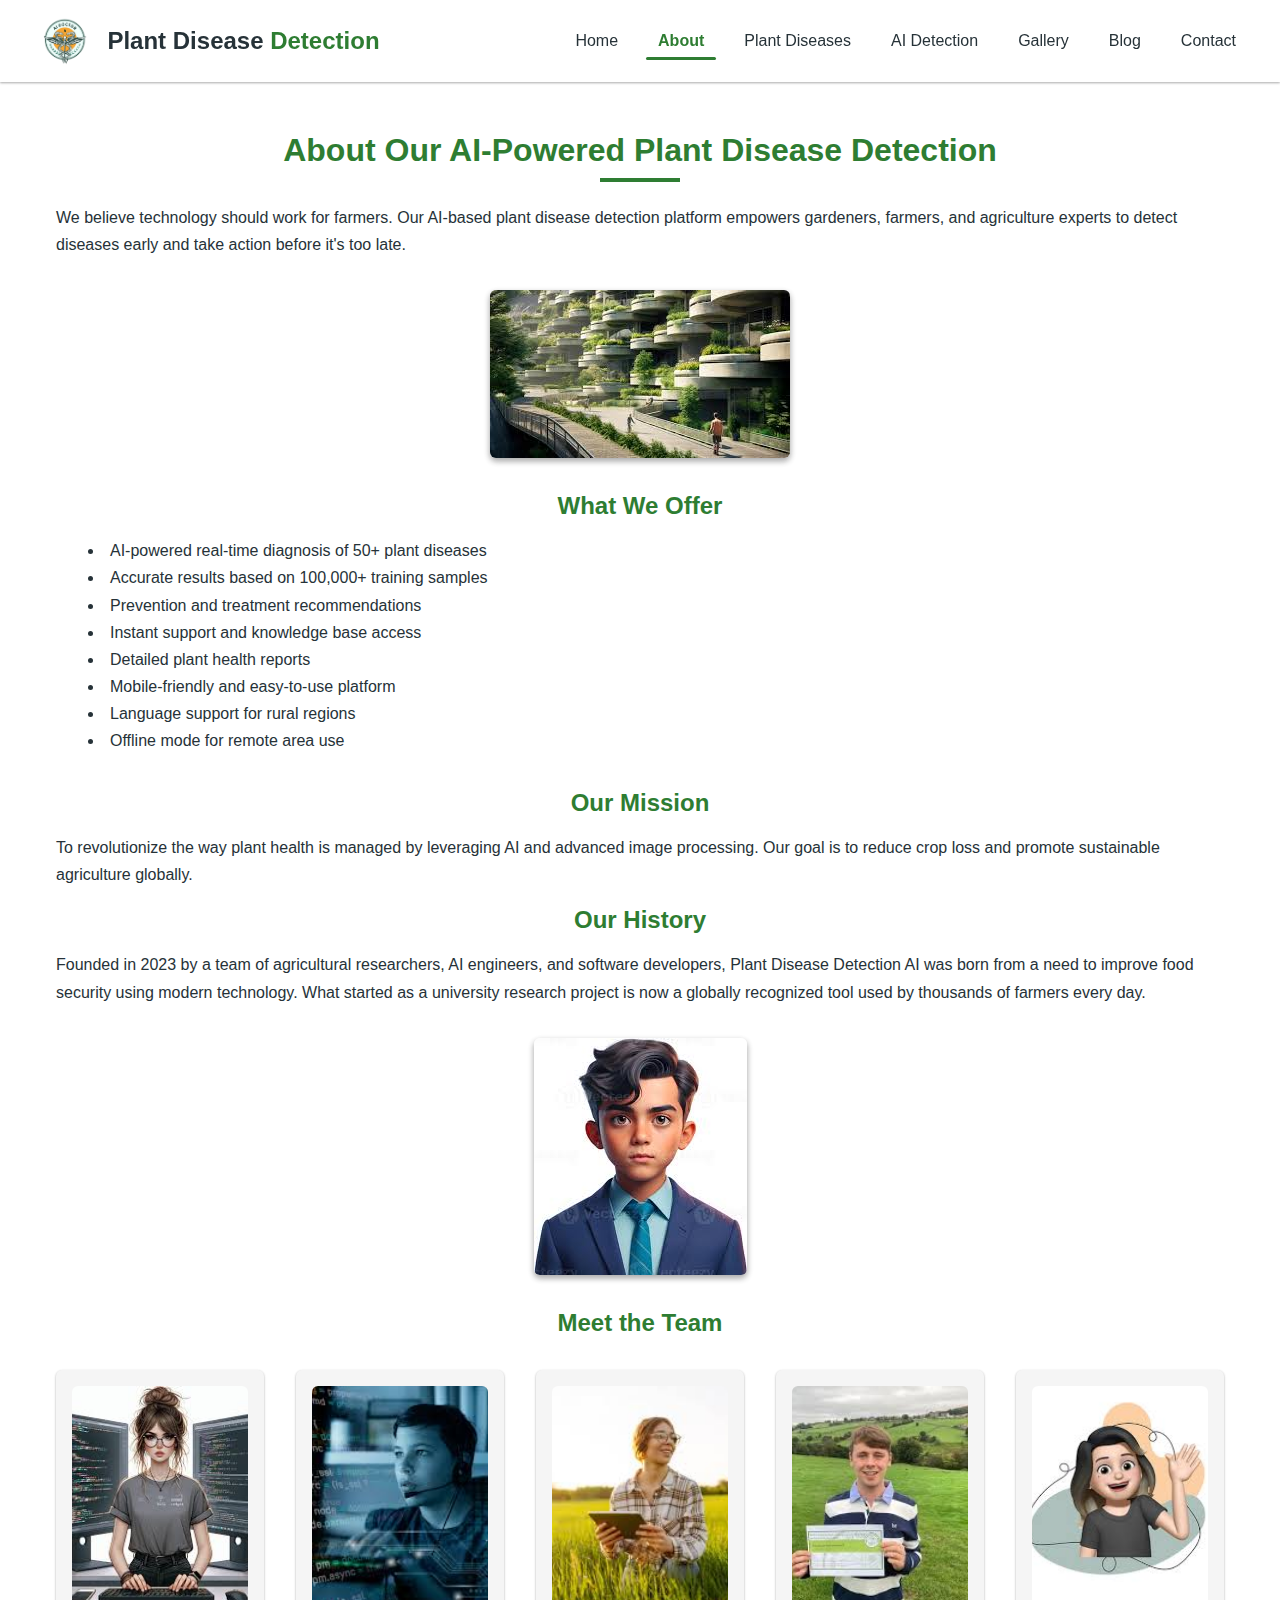
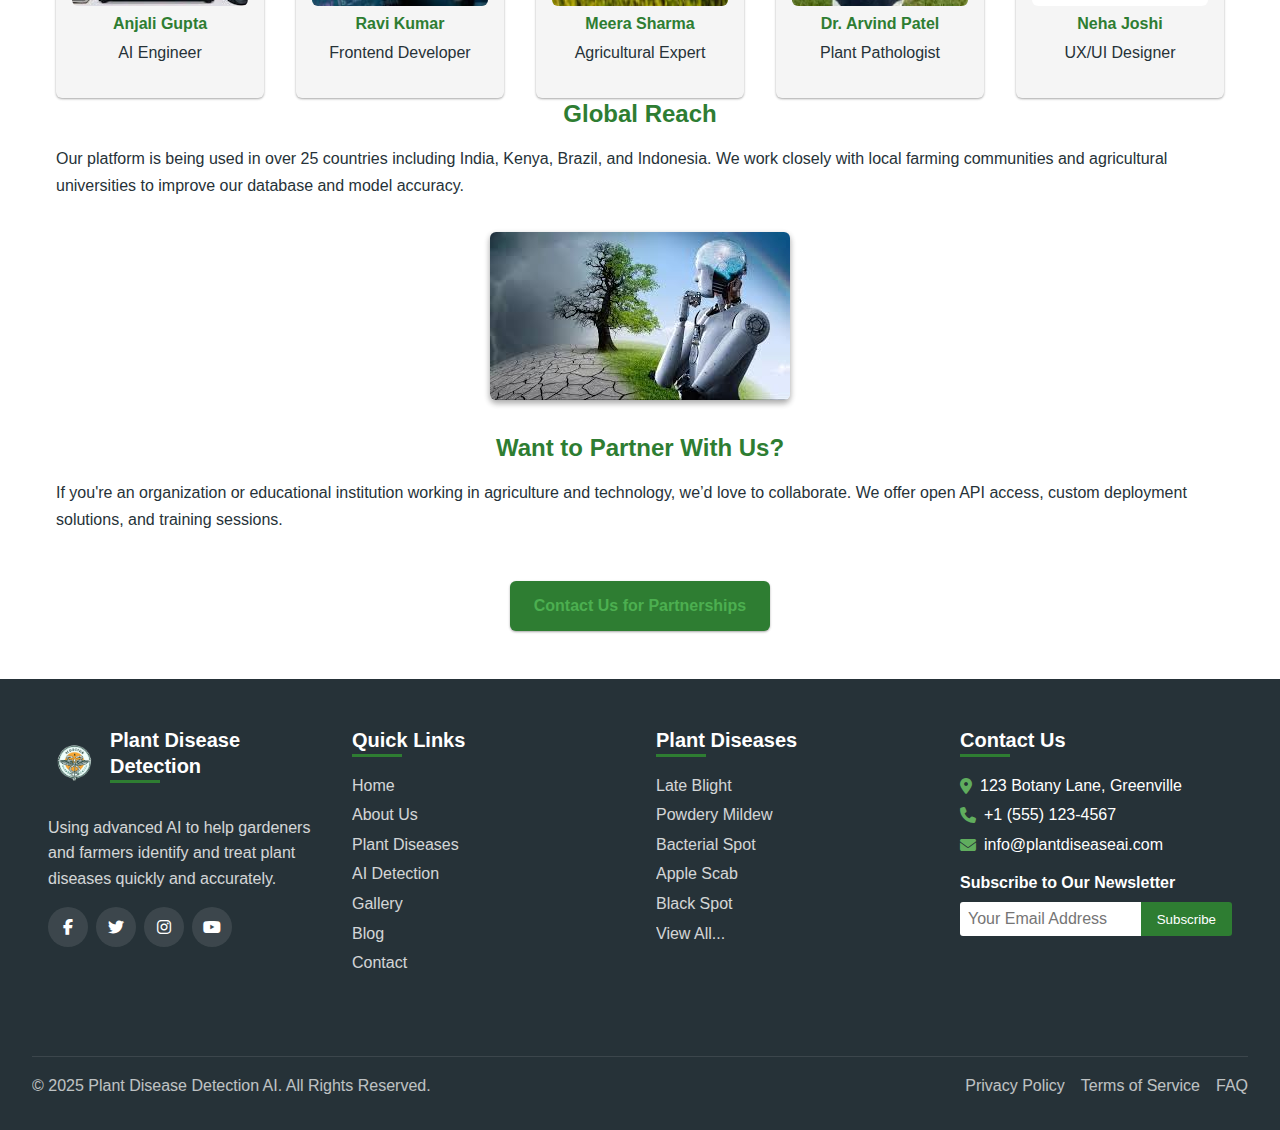
<file: about.html>
<!DOCTYPE html>
<html lang="en">
<head>
  <meta charset="UTF-8" />
  <meta name="viewport" content="width=device-width, initial-scale=1.0" />
  <title>About Us - Plant Disease Detection AI</title>
  <link rel="stylesheet" href="css/about.css" />
  <link rel="stylesheet" href="css/style.css">
  <link rel="stylesheet" href="main.css">
<link rel="stylesheet" href="footer.css">
  <link rel="stylesheet" href="header.css">
  <link rel="stylesheet" href="https://cdnjs.cloudflare.com/ajax/libs/font-awesome/6.4.0/css/all.min.css">
</head>
<body>

  <!-- Header -->
  <header>
    <div class="logo">
      <img src="assets/logo/Ai logo.png" alt="Plant Disease AI Logo" />
      <h1>Plant Disease <span>Detection</span></h1>
    </div>
    <nav>
      <ul>
        <li><a href="index.html">Home</a></li>
        <li><a href="about.html" class="active">About</a></li>
        <li><a href="diseases.html">Plant Diseases</a></li>
        <li><a href="detection.html">AI Detection</a></li>
        <li><a href="gallery.html">Gallery</a></li>
        <li><a href="blog.html">Blog</a></li>
        <li><a href="contact.html">Contact</a></li>
      </ul>
    </nav>
  </header>

  <!-- About Section -->
  <section class="about-us">
    <div class="container">
      <h2>About Our AI-Powered Plant Disease Detection</h2>
      <p>We believe technology should work for farmers. Our AI-based plant disease detection platform empowers gardeners, farmers, and agriculture experts to detect diseases early and take action before it's too late.</p>

      <img src="assets/images/Our vision.jpeg" alt="Our Vision" class="about-banner" />

      <h3>What We Offer</h3>
      <ul>
        <li>AI-powered real-time diagnosis of 50+ plant diseases</li>
        <li>Accurate results based on 100,000+ training samples</li>
        <li>Prevention and treatment recommendations</li>
        <li>Instant support and knowledge base access</li>
        <li>Detailed plant health reports</li>
        <li>Mobile-friendly and easy-to-use platform</li>
        <li>Language support for rural regions</li>
        <li>Offline mode for remote area use</li>
      </ul>

      <h3>Our Mission</h3>
      <p>To revolutionize the way plant health is managed by leveraging AI and advanced image processing. Our goal is to reduce crop loss and promote sustainable agriculture globally.</p>

      <h3>Our History</h3>
      <p>Founded in 2023 by a team of agricultural researchers, AI engineers, and software developers, Plant Disease Detection AI was born from a need to improve food security using modern technology. What started as a university research project is now a globally recognized tool used by thousands of farmers every day.</p>

      <img src="assets/images/Team Founder.jpeg" alt="Our Team Working" class="about-banner" />

      <h3>Meet the Team</h3>
      <div class="team-grid">
        <div class="team-member">
          <img src="assets/images/AI Engineer.jpeg" alt="Team Member 1">
          <h4>Anjali Gupta</h4>
          <p>AI Engineer</p>
        </div>
        <div class="team-member">
          <img src="assets/images/Frontend Developer.jpeg" alt="Team Member 2">
          <h4>Ravi Kumar</h4>
          <p>Frontend Developer</p>
        </div>
        <div class="team-member">
          <img src="assets/images/Agricultural Expert.jpeg" alt="Team Member 3">
          <h4>Meera Sharma</h4>
          <p>Agricultural Expert</p>
        </div>
        <div class="team-member">
          <img src="assets/images/Plant Pathologist.jpeg" alt="Team Member 4">
          <h4>Dr. Arvind Patel</h4>
          <p>Plant Pathologist</p>
        </div>
        <div class="team-member">
          <img src="assets/images/UXUI Designer.jpeg" alt="Team Member 5">
          <h4>Neha Joshi</h4>
          <p>UX/UI Designer</p>
        </div>
      </div>

      <h3>Global Reach</h3>
      <p>Our platform is being used in over 25 countries including India, Kenya, Brazil, and Indonesia. We work closely with local farming communities and agricultural universities to improve our database and model accuracy.</p>

      <img src="assets/images/Global Reach.jpeg" alt="Impact Globally" class="about-banner" />

      <h3>Want to Partner With Us?</h3>
      <p>If you're an organization or educational institution working in agriculture and technology, we’d love to collaborate. We offer open API access, custom deployment solutions, and training sessions.</p>

      <div class="text-center mt-6">
        <a href="contact.html" class="btn primary">Contact Us for Partnerships</a>
      </div>
    </div>
  </section>

  <!-- Footer -->
    <!-- Footer -->
    <footer>
      <div class="footer-columns">
          <div class="footer-column">
              <div class="footer-logo">
                  <img src="assets/logo/Ai logo.png" alt="Plant Disease AI Logo">
                  <h3>Plant Disease Detection</h3>
              </div>
              <p>Using advanced AI to help gardeners and farmers identify and treat plant diseases quickly and
                  accurately.</p>
              <div class="social-icons">
                  <a href="#"><i class="fab fa-facebook-f"></i></a>
                  <a href="#"><i class="fab fa-twitter"></i></a>
                  <a href="#"><i class="fab fa-instagram"></i></a>
                  <a href="#"><i class="fab fa-youtube"></i></a>
              </div>
          </div>
          <div class="footer-column">
              <h3>Quick Links</h3>
              <ul>
                  <li><a href="index.html">Home</a></li>
                  <li><a href="about.html">About Us</a></li>
                  <li><a href="diseases.html">Plant Diseases</a></li>
                  <li><a href="detection.html">AI Detection</a></li>
                  <li><a href="gallery.html">Gallery</a></li>
                  <li><a href="blog.html">Blog</a></li>
                  <li><a href="contact.html">Contact</a></li>
              </ul>
          </div>
          <div class="footer-column">
              <h3>Plant Diseases</h3>
              <ul>
                  <li><a href="diseases.html#late-blight">Late Blight</a></li>
                  <li><a href="diseases.html#powdery-mildew">Powdery Mildew</a></li>
                  <li><a href="diseases.html#bacterial-spot">Bacterial Spot</a></li>
                  <li><a href="diseases.html#apple-scab">Apple Scab</a></li>
                  <li><a href="diseases.html#black-spot">Black Spot</a></li>
                  <li><a href="diseases.html">View All...</a></li>
              </ul>
          </div>
          <div class="footer-column">
              <h3>Contact Us</h3>
              <ul class="contact-info">
                  <li><i class="fas fa-map-marker-alt"></i> 123 Botany Lane, Greenville</li>
                  <li><i class="fas fa-phone"></i> +1 (555) 123-4567</li>
                  <li><i class="fas fa-envelope"></i> info@plantdiseaseai.com</li>
              </ul>
              <div class="newsletter">
                  <h4>Subscribe to Our Newsletter</h4>
                  <form>
                      <input type="email" placeholder="Your Email Address">
                      <button type="submit">Subscribe</button>
                  </form>
              </div>
          </div>
      </div>
      <div class="footer-bottom">
          <p>&copy; 2025 Plant Disease Detection AI. All Rights Reserved.</p>
          <ul>
              <li><a href="privacy.html">Privacy Policy</a></li>
              <li><a href="terms.html">Terms of Service</a></li>
              <li><a href="faq.html">FAQ</a></li>
          </ul>
      </div>
  </footer>

</body>
</html>
</file>
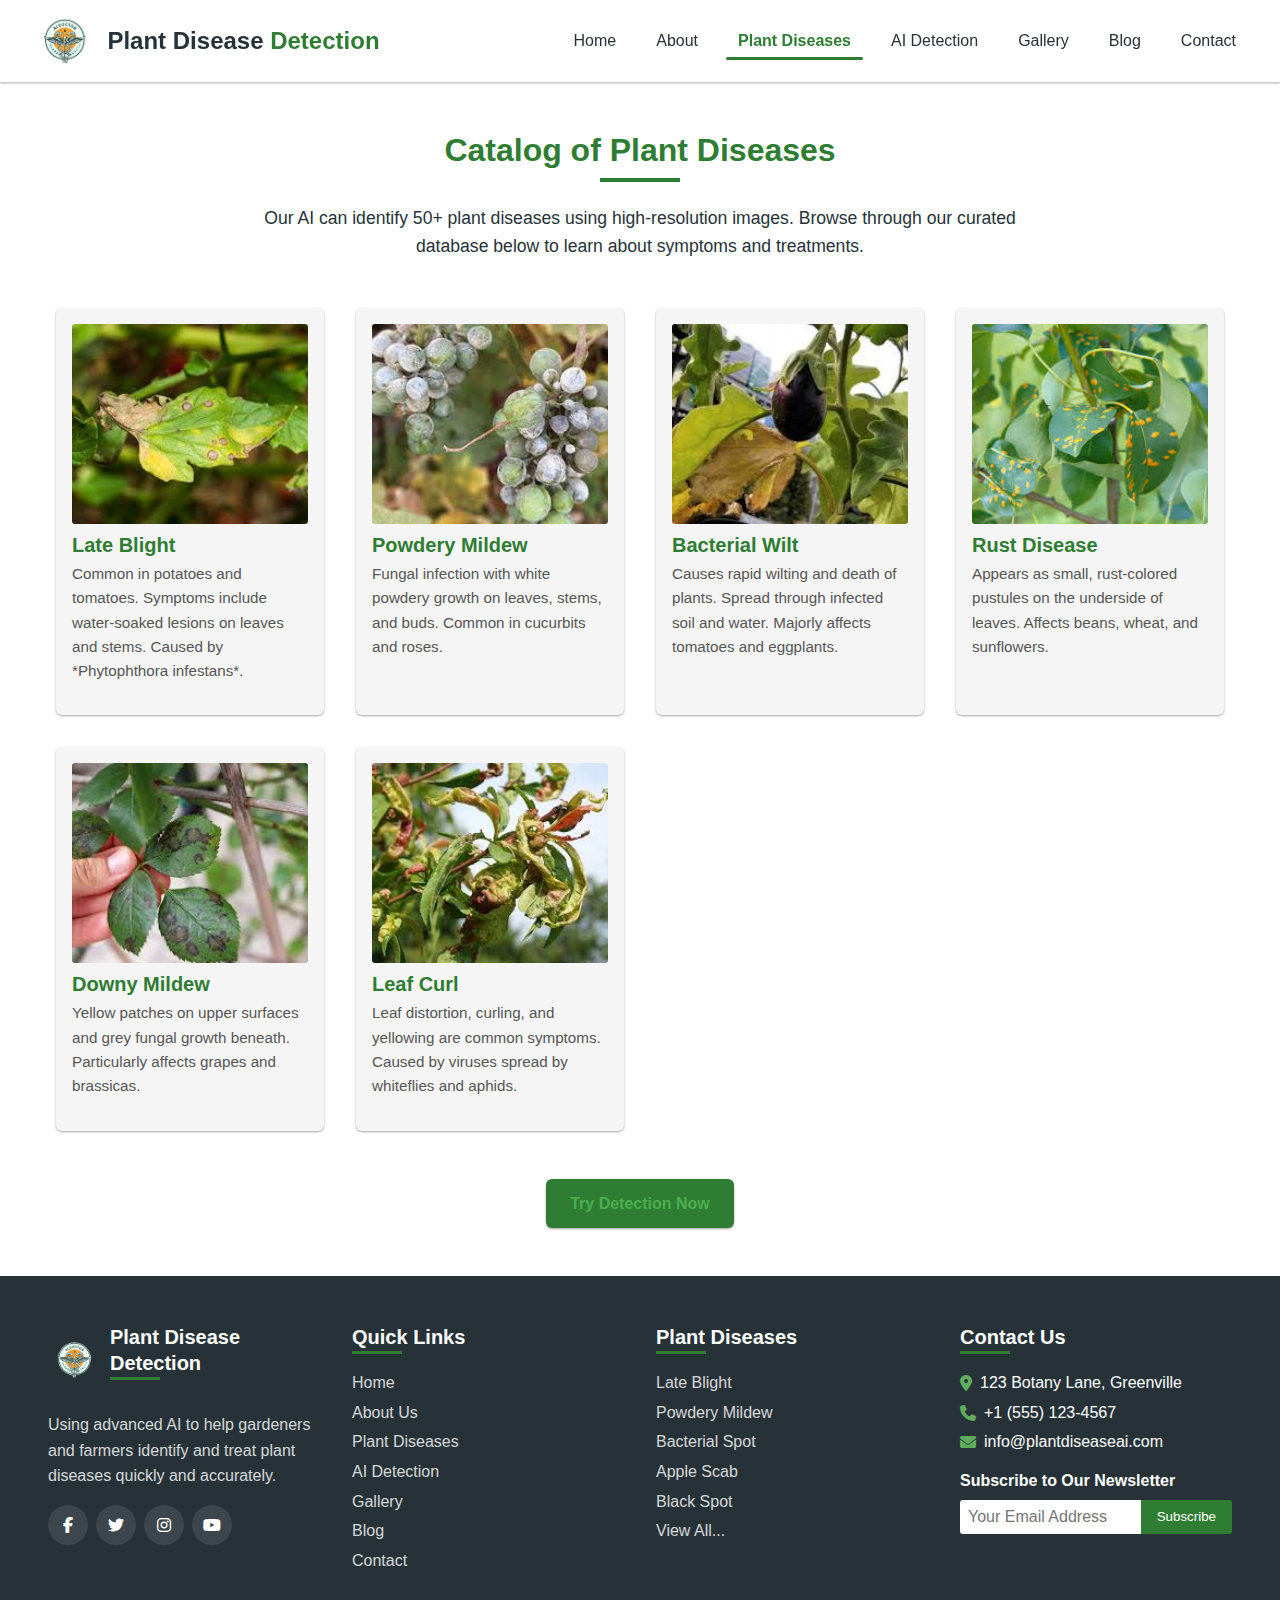
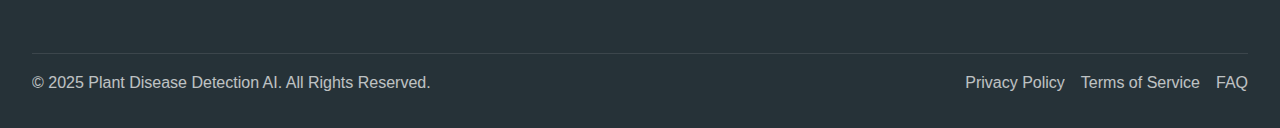
<file: diseases.html>
<!DOCTYPE html>
<html lang="en">
<head>
  <meta charset="UTF-8" />
  <meta name="viewport" content="width=device-width, initial-scale=1.0" />
  <title>Plant Diseases - Detection AI</title>
  <link rel="stylesheet" href="css/style.css" />
  <link rel="stylesheet" href="css/diseases.css" />
  <link rel="stylesheet" href="css/about.css" />
  <link rel="stylesheet" href="main.css">
<link rel="stylesheet" href="footer.css">
  <link rel="stylesheet" href="header.css">
  <link rel="stylesheet" href="https://cdnjs.cloudflare.com/ajax/libs/font-awesome/6.4.0/css/all.min.css">
</head>
<body>
  <header>
    <div class="logo">
      <img src="assets/logo/Ai logo.png" alt="Plant Disease AI Logo" />
      <h1>Plant Disease <span>Detection</span></h1>
    </div>
    <nav>
      <ul>
        <li><a href="index.html">Home</a></li>
        <li><a href="about.html">About</a></li>
        <li><a href="diseases.html" class="active">Plant Diseases</a></li>
        <li><a href="detection.html">AI Detection</a></li>
        <li><a href="gallery.html">Gallery</a></li>
        <li><a href="blog.html">Blog</a></li>
        <li><a href="contact.html">Contact</a></li>
      </ul>
    </nav>
  </header>

  <section class="disease-catalog">
    <div class="container">
      <h2>Catalog of Plant Diseases</h2>
      <p class="intro-text">Our AI can identify 50+ plant diseases using high-resolution images. Browse through our curated database below to learn about symptoms and treatments.</p>

      <div class="disease-grid">
        <div class="disease-card">
          <img src="assets/images/Tomato.jpeg" alt="Late Blight">
          <h3>Late Blight</h3>
          <p>Common in potatoes and tomatoes. Symptoms include water-soaked lesions on leaves and stems. Caused by *Phytophthora infestans*.</p>
        </div>
        <div class="disease-card">
          <img src="assets/images/Powdery Mildew - Grape.jpeg" alt="Powdery Mildew">
          <h3>Powdery Mildew</h3>
          <p>Fungal infection with white powdery growth on leaves, stems, and buds. Common in cucurbits and roses.</p>
        </div>
        <div class="disease-card">
          <img src="assets/images/Bacterial Wilt - Brinjal.jpeg" alt="Bacterial Wilt">
          <h3>Bacterial Wilt</h3>
          <p>Causes rapid wilting and death of plants. Spread through infected soil and water. Majorly affects tomatoes and eggplants.</p>
        </div>
        <div class="disease-card">
          <img src="assets/images/Rust Disease.jpeg" alt="Rust Disease">
          <h3>Rust Disease</h3>
          <p>Appears as small, rust-colored pustules on the underside of leaves. Affects beans, wheat, and sunflowers.</p>
        </div>
        <div class="disease-card">
          <img src="assets/images/Downy Mildew.jpeg" alt="Downy Mildew">
          <h3>Downy Mildew</h3>
          <p>Yellow patches on upper surfaces and grey fungal growth beneath. Particularly affects grapes and brassicas.</p>
        </div>
        <div class="disease-card">
          <img src="assets/images/Leaf Curl.jpeg" alt="Leaf Curl">
          <h3>Leaf Curl</h3>
          <p>Leaf distortion, curling, and yellowing are common symptoms. Caused by viruses spread by whiteflies and aphids.</p>
        </div>
        <!-- Add more cards similarly up to 50+ -->
      </div>

      <div class="view-all text-center">
        <a href="detection.html" class="btn primary">Try Detection Now</a>
      </div>
    </div>
  </section>

  <!-- Footer -->
  <footer>
    <div class="footer-columns">
        <div class="footer-column">
            <div class="footer-logo">
                <img src="assets/logo/Ai logo.png" alt="Plant Disease AI Logo">
                <h3>Plant Disease Detection</h3>
            </div>
            <p>Using advanced AI to help gardeners and farmers identify and treat plant diseases quickly and
                accurately.</p>
            <div class="social-icons">
                <a href="#"><i class="fab fa-facebook-f"></i></a>
                <a href="#"><i class="fab fa-twitter"></i></a>
                <a href="#"><i class="fab fa-instagram"></i></a>
                <a href="#"><i class="fab fa-youtube"></i></a>
            </div>
        </div>
        <div class="footer-column">
            <h3>Quick Links</h3>
            <ul>
                <li><a href="index.html">Home</a></li>
                <li><a href="about.html">About Us</a></li>
                <li><a href="diseases.html">Plant Diseases</a></li>
                <li><a href="detection.html">AI Detection</a></li>
                <li><a href="gallery.html">Gallery</a></li>
                <li><a href="blog.html">Blog</a></li>
                <li><a href="contact.html">Contact</a></li>
            </ul>
        </div>
        <div class="footer-column">
            <h3>Plant Diseases</h3>
            <ul>
                <li><a href="diseases.html#late-blight">Late Blight</a></li>
                <li><a href="diseases.html#powdery-mildew">Powdery Mildew</a></li>
                <li><a href="diseases.html#bacterial-spot">Bacterial Spot</a></li>
                <li><a href="diseases.html#apple-scab">Apple Scab</a></li>
                <li><a href="diseases.html#black-spot">Black Spot</a></li>
                <li><a href="diseases.html">View All...</a></li>
            </ul>
        </div>
        <div class="footer-column">
            <h3>Contact Us</h3>
            <ul class="contact-info">
                <li><i class="fas fa-map-marker-alt"></i> 123 Botany Lane, Greenville</li>
                <li><i class="fas fa-phone"></i> +1 (555) 123-4567</li>
                <li><i class="fas fa-envelope"></i> info@plantdiseaseai.com</li>
            </ul>
            <div class="newsletter">
                <h4>Subscribe to Our Newsletter</h4>
                <form>
                    <input type="email" placeholder="Your Email Address">
                    <button type="submit">Subscribe</button>
                </form>
            </div>
        </div>
    </div>
    <div class="footer-bottom">
        <p>&copy; 2025 Plant Disease Detection AI. All Rights Reserved.</p>
        <ul>
            <li><a href="privacy.html">Privacy Policy</a></li>
            <li><a href="terms.html">Terms of Service</a></li>
            <li><a href="faq.html">FAQ</a></li>
        </ul>
    </div>
</footer>
</body>
</html>
</file>
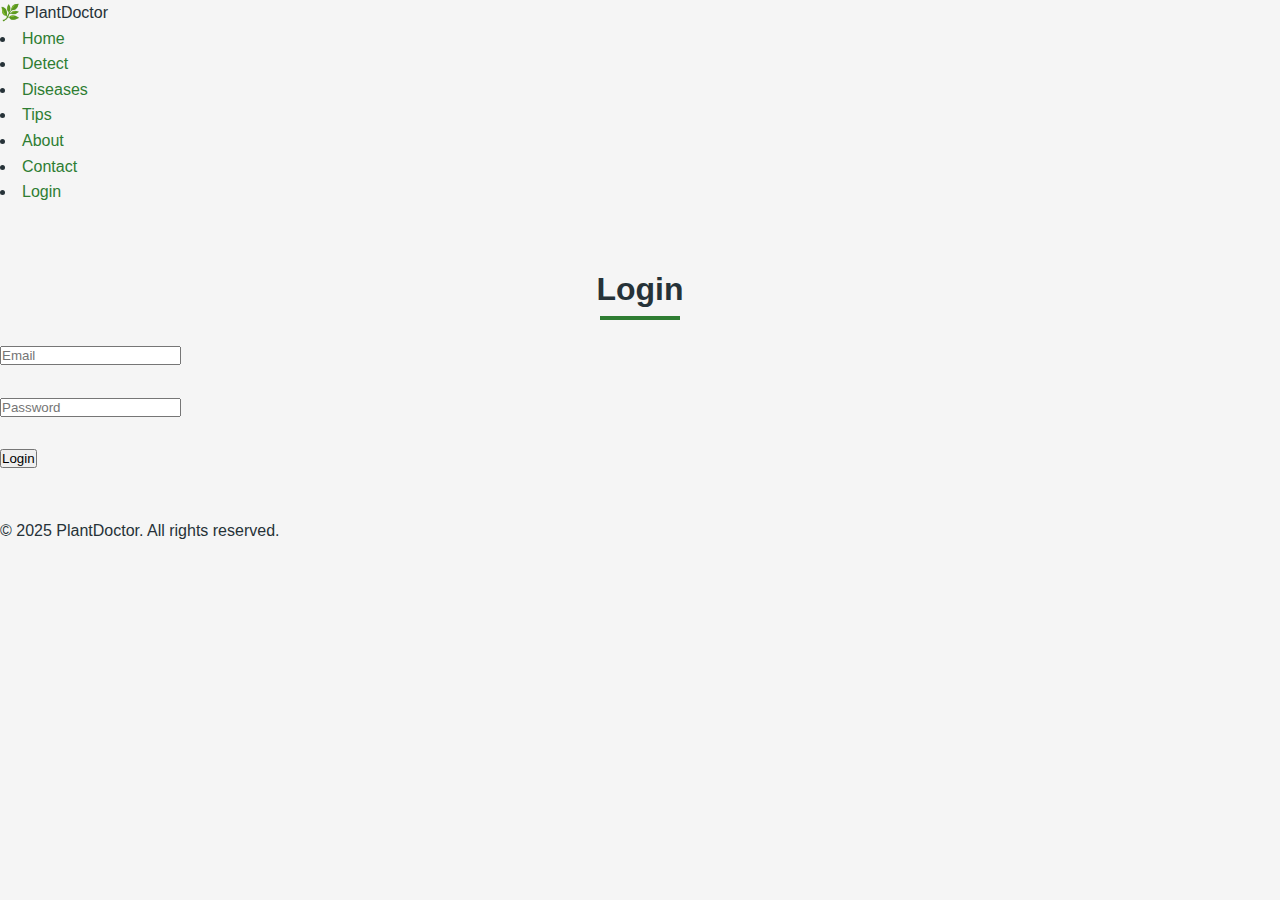
<file: login.html>
<!DOCTYPE html>
<html lang="en">
<head>
  <meta charset="UTF-8" />
  <meta name="viewport" content="width=device-width, initial-scale=1.0"/>
  <title>Login - PlantDoctor</title>
  <link rel="stylesheet" href="css/style.css" />
</head>
<body>
  <header class="navbar">
    <div class="logo">🌿 PlantDoctor</div>
    <nav>
      <ul>
        <li><a href="index.html">Home</a></li>
        <li><a href="detect.html">Detect</a></li>
        <li><a href="diseases.html">Diseases</a></li>
        <li><a href="tips.html">Tips</a></li>
        <li><a href="about.html">About</a></li>
        <li><a href="contact.html">Contact</a></li>
        <li><a href="login.html" class="active">Login</a></li>
      </ul>
    </nav>
  </header>

  <section class="preview">
    <h2>Login</h2>
    <form>
      <input type="email" placeholder="Email" required /><br><br>
      <input type="password" placeholder="Password" required /><br><br>
      <button class="cta-button" type="submit">Login</button>
    </form>
  </section>

  <footer>
    <p>&copy; 2025 PlantDoctor. All rights reserved.</p>
  </footer>
</body>
</html>
</file>
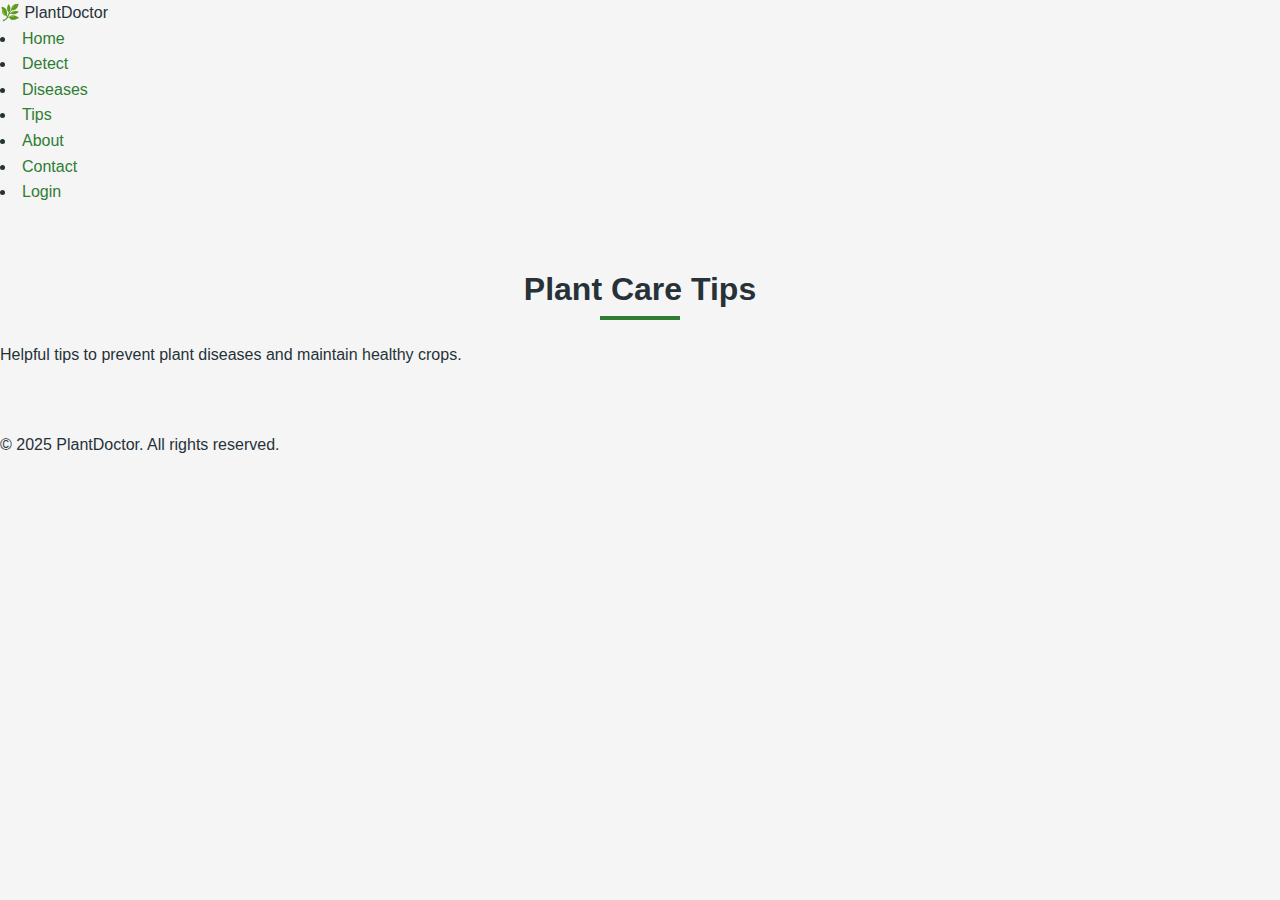
<file: tips.html>
<!DOCTYPE html>
<html lang="en">
<head>
  <meta charset="UTF-8" />
  <meta name="viewport" content="width=device-width, initial-scale=1.0"/>
  <title>Plant Care Tips - PlantDoctor</title>
  <link rel="stylesheet" href="css/style.css" />
</head>
<body>
  <header class="navbar">
    <div class="logo">🌿 PlantDoctor</div>
    <nav>
      <ul>
        <li><a href="index.html">Home</a></li>
        <li><a href="detect.html">Detect</a></li>
        <li><a href="diseases.html">Diseases</a></li>
        <li><a href="tips.html" class="active">Tips</a></li>
        <li><a href="about.html">About</a></li>
        <li><a href="contact.html">Contact</a></li>
        <li><a href="login.html">Login</a></li>
      </ul>
    </nav>
  </header>

  <section class="preview">
    <h2>Plant Care Tips</h2>
    <p>Helpful tips to prevent plant diseases and maintain healthy crops.</p>
  </section>

  <footer>
    <p>&copy; 2025 PlantDoctor. All rights reserved.</p>
  </footer>
</body>
</html>
</file>
<file: css/about.css>
/* about.css - with animations */

.about-us {
    background-color: #ffffff;
    padding: var(--spacing-xl) var(--spacing-lg);
    animation: fadeInUp 0.8s ease-in-out;
  }
  
  .about-us h2,
  .about-us h3 {
    color: var(--primary-color);
    text-align: center;
    animation: fadeInDown 0.7s ease-in-out;
  }
  
  .about-us p,
  .about-us li {
    font-size: 1rem;
    line-height: 1.7;
    color: var(--text-dark);
    animation: fadeIn 1s ease-in-out;
  }
  
  .about-us ul {
    padding-left: var(--spacing-lg);
    margin-bottom: var(--spacing-lg);
    list-style-type: disc;
  }
  
  .about-banner {
    margin: var(--spacing-lg) auto;
    display: block;
    border-radius: var(--border-radius-md);
    box-shadow: var(--shadow-md);
    max-width: 100%;
    height: auto;
    animation: zoomIn 1s ease-in-out;
  }
  
  .team-grid {
    display: grid;
    grid-template-columns: repeat(auto-fit, minmax(200px, 1fr));
    gap: var(--spacing-lg);
    margin-top: var(--spacing-lg);
    justify-items: center;
    animation: fadeIn 1s ease-in-out;
  }
  
  .team-member {
    background-color: var(--background-light);
    border-radius: var(--border-radius-md);
    padding: var(--spacing-md);
    text-align: center;
    width: 100%;
    max-width: 250px;
    box-shadow: var(--shadow-sm);
    transition: transform 0.3s ease, box-shadow 0.3s ease;
    animation: slideUp 1s ease-in-out;
  }
  
  .team-member:hover {
    transform: translateY(-5px);
    box-shadow: var(--shadow-md);
  }
  
  .team-member img {
    width: 100%;
    height: 220px;
    object-fit: cover;
    border-radius: var(--border-radius-md);
    margin-bottom: var(--spacing-sm);
    animation: fadeIn 1s ease-in-out;
  }
  
  .team-member h4 {
    margin-bottom: var(--spacing-xs);
    color: var(--primary-color);
  }
  
  .text-center {
    text-align: center;
  }
  
  .mt-6 {
    margin-top: var(--spacing-xl);
  }
  
  /* Animations */
  @keyframes fadeIn {
    from { opacity: 0; }
    to { opacity: 1; }
  }
  
  @keyframes fadeInUp {
    from { opacity: 0; transform: translateY(40px); }
    to { opacity: 1; transform: translateY(0); }
  }
  
  @keyframes fadeInDown {
    from { opacity: 0; transform: translateY(-40px); }
    to { opacity: 1; transform: translateY(0); }
  }
  
  @keyframes slideUp {
    from { transform: translateY(30px); opacity: 0; }
    to { transform: translateY(0); opacity: 1; }
  }
  
  @keyframes zoomIn {
    from { transform: scale(0.9); opacity: 0; }
    to { transform: scale(1); opacity: 1; }
  }
</file>
<file: footer.css>
/* footer.css - Footer styling for Plant Disease Detection website */

footer {
    background-color: var(--text-dark);
    color: var(--text-light);
    padding: var(--spacing-xl) var(--spacing-lg) var(--spacing-lg);
}

.footer-columns {
    display: flex;
    justify-content: space-between;
    flex-wrap: wrap;
    margin-bottom: var(--spacing-lg);
}

.footer-column {
    flex: 1;
    min-width: 250px;
    margin-bottom: var(--spacing-lg);
    padding: 0 var(--spacing-md);
}

.footer-logo {
    display: flex;
    align-items: center;
    margin-bottom: var(--spacing-md);
}

.footer-logo img {
    height: 40px;
    width: auto;
    margin-right: var(--spacing-sm);
}

.footer-logo h3 {
    color: var(--text-light);
    margin-bottom: 0;
    font-size: 1.25rem;
}

.footer-column p {
    margin-bottom: var(--spacing-md);
    opacity: 0.8;
}

.footer-column h3 {
    color: var(--text-light);
    font-size: 1.25rem;
    margin-bottom: var(--spacing-md);
    position: relative;
    padding-bottom: var(--spacing-xs);
}

.footer-column h3::after {
    content: '';
    position: absolute;
    bottom: 0;
    left: 0;
    width: 50px;
    height: 3px;
    background-color: var(--primary-color);
}

.footer-column ul {
    list-style: none;
    margin-bottom: var(--spacing-md);
    padding: 0;
}

.footer-column ul li {
    margin-bottom: var(--spacing-xs);
}

.footer-column ul li a {
    color: var(--text-light);
    opacity: 0.8;
    transition: opacity 0.3s ease;
    text-decoration: none;
}

.footer-column ul li a:hover {
    opacity: 1;
    color: var(--primary-light);
}

.social-icons {
    display: flex;
    gap: var(--spacing-sm);
}

.social-icons a {
    display: flex;
    justify-content: center;
    align-items: center;
    width: 40px;
    height: 40px;
    background-color: rgba(255, 255, 255, 0.1);
    border-radius: var(--border-radius-round);
    color: var(--text-light);
    transition: all 0.3s ease;
}

.social-icons a:hover {
    background-color: var(--primary-color);
    transform: translateY(-3px);
}

.contact-info li {
    display: flex;
    align-items: flex-start;
    margin-bottom: var(--spacing-sm);
}

.contact-info li i {
    margin-right: var(--spacing-sm);
    margin-top: 5px;
    color: var(--primary-light);
}

.newsletter h4 {
    color: var(--text-light);
    font-size: 1rem;
    margin-bottom: var(--spacing-sm);
}

.newsletter form {
    display: flex;
}

.newsletter input {
    flex: 1;
    padding: 0.5rem;
    border: none;
    border-radius: var(--border-radius-sm) 0 0 var(--border-radius-sm);
    margin-bottom: 0;
}

.newsletter button {
    background-color: var(--primary-color);
    color: var(--text-light);
    border: none;
    padding: 0.5rem 1rem;
    border-radius: 0 var(--border-radius-sm) var(--border-radius-sm) 0;
    cursor: pointer;
    transition: background-color 0.3s ease;
}

.newsletter button:hover {
    background-color: var(--primary-dark);
}

.footer-bottom {
    border-top: 1px solid rgba(255, 255, 255, 0.1);
    padding-top: var(--spacing-md);
    display: flex;
    justify-content: space-between;
    align-items: center;
    flex-wrap: wrap;
    gap: var(--spacing-md);
}

.footer-bottom p {
    margin-bottom: 0;
    opacity: 0.7;
}

.footer-bottom ul {
    display: flex;
    list-style: none;
    margin-bottom: 0;
    gap: var(--spacing-md);
}

.footer-bottom ul li a {
    color: var(--text-light);
    opacity: 0.7;
    
}
</file>
<file: header.css>
/* header.css - Header styling for Plant Disease Detection website */

header {
    background-color: var(--background-white);
    box-shadow: var(--shadow-sm);
    padding: 1rem var(--spacing-lg);
    position: sticky;
    top: 0;
    z-index: 1000;
    display: flex;
    justify-content: space-between;
    align-items: center;
    flex-wrap: wrap;
}

.logo {
    display: flex;
    align-items: center;
}

.logo img {
    height: 50px;
    width: auto;
    margin-right: var(--spacing-sm);
}

.logo h1 {
    font-size: 1.5rem;
    margin-bottom: 0;
    color: var(--text-dark);
}

.logo span {
    color: var(--primary-color);
}

nav ul {
    display: flex;
    list-style: none;
    margin-bottom: 0;
}

nav ul li {
    margin-left: var(--spacing-md);
}

nav ul li a {
    color: var(--text-dark);
    text-decoration: none;
    font-weight: 500;
    font-size: 1rem;
    padding: 0.5rem 0.75rem;
    border-radius: var(--border-radius-sm);
    transition: all 0.3s ease;
}

nav ul li a:hover {
    color: var(--primary-color);
    background-color: rgba(46, 125, 50, 0.1);
}

nav ul li a.active {
    color: var(--primary-color);
    font-weight: 700;
    position: relative;
}

nav ul li a.active::after {
    content: '';
    position: absolute;
    bottom: -3px;
    left: 0;
    width: 100%;
    height: 3px;
    background-color: var(--primary-color);
    border-radius: var(--border-radius-sm);
}

.mobile-menu {
    display: none;
    font-size: 1.5rem;
    cursor: pointer;
    color: var(--text-dark);
}

@media (max-width: 992px) {
    nav ul {
        display: none;
        flex-direction: column;
        position: absolute;
        top: 70px;
        left: 0;
        width: 100%;
        background-color: var(--background-white);
        box-shadow: var(--shadow-md);
        padding: var(--spacing-md);
        z-index: 100;
    }
    
    nav ul.show {
        display: flex;
    }
    
    nav ul li {
        margin: var(--spacing-xs) 0;
    }
    
    .mobile-menu {
        display: block;
    }
}
</file>
<file: css/diseases.css>
/* diseases.css */

.disease-catalog {
    background-color: var(--background-white);
    padding: var(--spacing-xl) var(--spacing-lg);
    animation: fadeInUp 1s ease-in-out;
  }
  
  .disease-catalog h2 {
    color: var(--primary-color);
    margin-bottom: var(--spacing-lg);
  }
  
  .intro-text {
    text-align: center;
    font-size: 1.1rem;
    max-width: 800px;
    margin: 0 auto var(--spacing-xl);
    color: var(--text-dark);
  }
  
  .disease-grid { 
    display: grid;
    grid-template-columns: repeat(3, 1fr);

    display: grid;
    grid-template-columns: repeat(auto-fit, minmax(250px, 1fr));
    gap: var(--spacing-lg);
    animation: fadeIn 1.2s ease-in-out;
  }
  
  .disease-card {
    background-color: var(--background-white);
    padding: var(--spacing-md);
    border-radius: var(--border-radius);  
  
    background-color: var(--background-light);
    border-radius: var(--border-radius-md);
    padding: var(--spacing-md);
    box-shadow: var(--shadow-sm);
    transition: all 0.3s ease;
    animation: slideUp 1s ease;
  }
  
  .disease-card:hover {
    transform: translateY(-6px);
    box-shadow: var(--shadow-md);
  }
  
  .disease-card img {
    width: 100%;
    height: 200px;
    object-fit: cover;
    border-radius: var(--border-radius-sm);
    margin-bottom: var(--spacing-sm);
  }
  
  .disease-card h3 {
    margin-bottom: var(--spacing-xs);
    color: var(--primary-color);
    font-size: 1.25rem;
  }
  
  .disease-card p {
    font-size: 0.95rem;
    color: #555;
  }
  
  .view-all {
    margin-top: var(--spacing-xl);
  }
  
  /* Animations */
  @keyframes fadeInUp {
    from { opacity: 0; transform: translateY(30px); }
    to { opacity: 1; transform: translateY(0); }
  }
  
  @keyframes fadeIn {
    from { opacity: 0; }
    to { opacity: 1; }
  }
  
  @keyframes slideUp {
    from { transform: translateY(20px); opacity: 0; }
    to { transform: translateY(0); opacity: 1; }
  }
</file>
<file: css/style.css>
/* main.css - Main styling for Plant Disease Detection website */

/* Base Styles and Reset */
* {
    margin: 0;
    padding: 0;
    box-sizing: border-box;
}

:root {
    /* Color Palette */
    --primary-color: #2e7d32;      /* Dark Green */
    --primary-light: #60ad5e;      /* Light Green */
    --primary-dark: #005005;       /* Very Dark Green */
    --secondary-color: #ff8f00;    /* Amber */
    --secondary-light: #ffc046;    /* Light Amber */
    --secondary-dark: #c56000;     /* Dark Amber */
    --text-dark: #263238;          /* Dark Blue Grey */
    --text-light: #ffffff;         /* White */
    --background-light: #f5f5f5;   /* Light Grey */
    --background-white: #ffffff;   /* White */
    --error-color: #d32f2f;        /* Red */
    --success-color: #388e3c;      /* Green */
    --warning-color: #f57c00;      /* Orange */
    --info-color: #1976d2;         /* Blue */
    
    /* Typography */
    --heading-font: 'Montserrat', sans-serif;
    --body-font: 'Open Sans', sans-serif;
    
    /* Spacing */
    --spacing-xs: 0.25rem;
    --spacing-sm: 0.5rem;
    --spacing-md: 1rem;
    --spacing-lg: 2rem;
    --spacing-xl: 3rem;
    
    /* Border Radius */
    --border-radius-sm: 3px;
    --border-radius-md: 6px;
    --border-radius-lg: 12px;
    --border-radius-round: 50%;
    
    /* Box Shadow */
    --shadow-sm: 0 1px 3px rgba(0,0,0,0.12), 0 1px 2px rgba(0,0,0,0.24);
    --shadow-md: 0 3px 6px rgba(0,0,0,0.16), 0 3px 6px rgba(0,0,0,0.23);
    --shadow-lg: 0 10px 20px rgba(0,0,0,0.19), 0 6px 6px rgba(0,0,0,0.23);
}

body {
    font-family: var(--body-font);
    color: var(--text-dark);
    line-height: 1.6;
    background-color: var(--background-light);
    overflow-x: hidden;
}

h1, h2, h3, h4, h5, h6 {
    font-family: var(--heading-font);
    margin-bottom: var(--spacing-md);
    color: var(--text-dark);
    font-weight: 700;
    line-height: 1.3;
}

h1 {
    font-size: 2.5rem;
}

h2 {
    font-size: 2rem;
    text-align: center;
    margin-bottom: var(--spacing-lg);
    position: relative;
}

h2:after {
    content: '';
    display: block;
    width: 80px;
    height: 4px;
    background-color: var(--primary-color);
    position: absolute;
    bottom: -10px;
    left: 50%;
    transform: translateX(-50%);
}

h3 {
    font-size: 1.5rem;
}

p {
    margin-bottom: var(--spacing-md);
    font-size: 1rem;
}

a {
    color: var(--primary-color);
    text-decoration: none;
    transition: color 0.3s ease;
}

a:hover {
    color: var(--primary-dark);
}

ul, ol {
    list-style-position: inside;
    margin-bottom: var(--spacing-md);
}

img {
    max-width: 100%;
    height: auto;
    display: block;
}

/* Container */
.container {
    width: 100%;
    max-width: 1200px;
    margin: 0 auto;
    padding: 0 var(--spacing-md);
}

/* Buttons */
.btn {
    display: inline-block;
    padding: 0.75rem 1.5rem;
    background-color: var(--primary-color);
    color: var(--text-light);
    border: none;
    border-radius: var(--border-radius-md);
    font-size: 1rem;
    font-weight: 600;

    cursor: pointer;
    transition: all 0.3s ease;
    text-align: center;
    text-decoration: none;
    box-shadow: var(--shadow-sm);

}

.btn:hover {
    background-color: var(--primary-dark);
    box-shadow: var(--shadow-md);
    transform: translateY(-2px);
    color: var(--text-light);
}

.btn.primary {
    background-color: var(--primary-color);
}

.btn.secondary {
    background-color: var(--secondary-color);
    color: white;
}

.btn.secondary:hover {
    background-color: var(--secondary-dark);
}

.btn.outline {
    background-color: transparent;
    border: 2px solid var(--primary-color);
    color: var(--primary-color);
    color: white;
}

.btn.outline:hover {
    background-color: var(--primary-color);
    color: var(--text-light);
}

/* Section Styling */
section {
    padding: var(--spacing-xl) 0;
}

/* Hero Section */
.hero {
    background: linear-gradient(135deg, var(--primary-light) 0%, var(--primary-color) 100%);
    color: var(--text-light);
    padding: var(--spacing-xl) 0;
    display: flex;
    align-items: center;
    justify-content: space-between;
    flex-wrap: wrap;
}

.hero-content {
    flex: 1;
    padding: 0 var(--spacing-lg);
    min-width: 300px;
}

.hero-content h1 {
    font-size: 3rem;
    margin-bottom: var(--spacing-md);
    color: var(--text-light);
}

.hero-content p {
    font-size: 1.25rem;
    margin-bottom: var(--spacing-lg);
    max-width: 600px;
}

.hero-buttons {
    display: flex;
    gap: var(--spacing-md);
    flex-wrap: wrap;
}

.hero-image {
    flex: 1;
    min-width: 300px;
    padding: 0 var(--spacing-lg);
    display: flex;
    justify-content: center;
}

.hero-image img {
    border-radius: var(--border-radius-lg);
    box-shadow: var(--shadow-lg);
    max-width: 100%;
}

/* Features Section */
.features {
    background-color: var(--background-white);
    padding: var(--spacing-xl) var(--spacing-lg);
}

.feature-cards {
    display: flex;
    justify-content: center;
    gap: var(--spacing-lg);
    flex-wrap: wrap;
    margin-top: var(--spacing-lg);
}

.card {
    background-color: var(--background-white);
    border-radius: var(--border-radius-md);
    box-shadow: var(--shadow-md);
    padding: var(--spacing-lg);
    flex: 1;
    min-width: 250px;
    max-width: 350px;
    text-align: center;
    transition: transform 0.3s ease, box-shadow 0.3s ease;
}

.card:hover {
    transform: translateY(-10px);
    box-shadow: var(--shadow-lg);
}

.card-icon {
    font-size: 3rem;
    color: var(--primary-color);
    margin-bottom: var(--spacing-md);
}

.card h3 {
    font-size: 1.5rem;
    margin-bottom: var(--spacing-sm);
}

/* Popular Diseases Section */
.popular-diseases {
    background-color: var(--background-light);
    padding: var(--spacing-xl) var(--spacing-lg);
}

.disease-gallery {
    display: flex;
    justify-content: center;
    gap: var(--spacing-lg);
    flex-wrap: wrap;
    margin-top: var(--spacing-lg);
}

.disease-item {
    background-color: var(--background-white);
    border-radius: var(--border-radius-md);
    box-shadow: var(--shadow-sm);
    overflow: hidden;
    flex: 1;
    min-width: 250px;
    max-width: 300px;
    transition: transform 0.3s ease, box-shadow 0.3s ease;
}

.disease-item:hover {
    transform: translateY(-5px);
    box-shadow: var(--shadow-md);
}

.disease-item img {
    width: 100%;
    height: 200px;
    object-fit: cover;
}

.disease-item h3 {
    padding: var(--spacing-md) var(--spacing-md) var(--spacing-xs);
    margin-bottom: 0;
}

.disease-item p {
    padding: 0 var(--spacing-md);
    color: #666;
    font-size: 0.9rem;
}

.disease-item .learn-more {
    display: block;
    padding: var(--spacing-md);
    text-align: right;
    color: var(--primary-color);
    font-weight: 600;
}

.view-all {
    text-align: center;
    margin-top: var(--spacing-lg);
}

/* Statistics Section */
.statistics {
    background: linear-gradient(to right, var(--primary-dark), var(--primary-color));
    color: var(--text-light);
    padding: var(--spacing-xl) 0;
}

.stat-container {
    display: flex;
    justify-content: space-around;
    flex-wrap: wrap;
    gap: var(--spacing-lg);
}

.stat-item {
    text-align: center;
    flex: 1;
    min-width: 200px;
}

.stat-item h3 {
    font-size: 3rem;
    color: var(--text-light);
    margin-bottom: var(--spacing-xs);
}

.stat-item p {
    font-size: 1.25rem;
    opacity: 0.9;
}

/* Detection Demo Section */
.detection-demo {
    background-color: var(--background-white);
    padding: var(--spacing-xl) var(--spacing-lg);
}

.demo-container {
    display: flex;
    justify-content: space-between;
    gap: var(--spacing-lg);
    margin-top: var(--spacing-lg);
    flex-wrap: wrap;
}

.demo-steps {
    flex: 1;
    min-width: 300px;
}

.step {
    display: flex;
    margin-bottom: var(--spacing-lg);
    align-items: flex-start;
}

.step-number {
    background-color: var(--primary-color);
    color: var(--text-light);
    width: 40px;
    height: 40px;
    border-radius: var(--border-radius-round);
    display: flex;
    justify-content: center;
    align-items: center;
    font-size: 1.25rem;
    font-weight: bold;
    margin-right: var(--spacing-md);
    flex-shrink: 0;
}

.step-content h3 {
    margin-bottom: var(--spacing-xs);
}

.demo-image {
    flex: 1;
    min-width: 300px;
    display: flex;
    justify-content: center;
    align-items: center;
}

.demo-image img {
    border-radius: var(--border-radius-md);
    box-shadow: var(--shadow-md);
}

.demo-cta {
    text-align: center;
    margin-top: var(--spacing-lg);
}

/* Testimonials Section */
.testimonials {
    background-color: var(--background-light);
    /* padding: var(--spacing-xl) var(--spacing-lg); */
}
.testimonial-author{
    width: 150px;
}

.testimonial-slider {
    display: flex;
    max-width: 90%;
    margin: 0 auto;
    position: relative;
}

.testimonial {
    margin-right: 10px;
    background-color: var(--background-white);
    border-radius: var(--border-radius-md);
    box-shadow: var(--shadow-md);
    padding: var(--spacing-lg);
    /* margin-bottom: var(--spacing-md);/ */
}


.testimonial:not(:first-child) {
    
}

.testimonial-content {
    font-style: italic;

}

.testimonial-content::before,
.testimonial-content::after {
    content: '"';
    font-size: 3rem;
    color: var(--primary-light);
    position: absolute;
    opacity: 0.5;
}

.testimonial-content::before {
    top: -20px;
    left: -10px;
}

.testimonial-content::after {
    bottom: -50px;
    right: -10px;
}



/* Blog Section Styling */
.blog-preview {
    padding: 4rem 2rem;
    background-color: #f8f9fa;
  }
  
  .blog-preview h2 {
    text-align: center;
    font-size: 2rem;
    margin-bottom: 3rem;
    color: #333;
  }
  
  .blog-posts {
    display: grid;
    grid-template-columns: repeat(auto-fit, minmax(300px, 1fr));
    gap: 2rem;
    margin-bottom: 3rem;
  }
  
  .blog-post {
    background-color: #fff;
    border-radius: 8px;
    overflow: hidden;
    box-shadow: 0 2px 10px rgba(0, 0, 0, 0.1);
    transition: transform 0.3s ease;
  }
  
  .blog-post:hover {
    transform: translateY(-5px);
  }
  
  .blog-post img {
    width: 100%;
    height: 200px;
    object-fit: cover;
  }
  
  .post-meta {
    display: flex;
    justify-content: space-between;
    padding: 1rem 1rem 0.5rem;
    font-size: 0.85rem;
    color: #666;
  }
  
  .post-meta .category {
    color: #4CAF50;
    font-weight: 600;
  }
  
  .blog-post h3 {
    padding: 0 1rem;
    margin-top: 0.5rem;
    font-size: 1.25rem;
    color: #333;
  }
  
  .blog-post p {
    padding: 0 1rem;
    margin: 1rem 0;
    color: #555;
    line-height: 1.5;
  }
  
  .read-more {
    display: inline-block;
    margin: 0 1rem 1rem;
    color: #4CAF50;
    font-weight: 600;
    text-decoration: none;
    transition: color 0.2s ease;
  }
  
  .read-more:hover {
    color: #3d8b40;
    text-decoration: underline;
  }
  
  .view-all {
    text-align: center;
  }
  
  /* CTA Section Styling */
  .cta {
    background-color: #4CAF50;
    color: white;
    padding: 4rem 2rem;
    text-align: center;
  }
  
  .cta-content {
    max-width: 800px;
    margin: 0 auto;
  }
  
  .cta h2 {
    font-size: 2.2rem;
    margin-bottom: 1rem;
  }
  
  .cta p {
    font-size: 1.2rem;
    margin-bottom: 2rem;
    opacity: 0.9;
  }
  
  /* Button Styles */
  .btn {
    display: inline-block;
    padding: 0.8rem 1.5rem;
    border-radius: 4px;
    text-decoration: none;
    font-weight: 600;
    transition: all 0.3s ease;
    border: none;
    cursor: pointer;
  }
  
  .btn.primary {
    background-color: white;
    color: #4CAF50;
  }
  
  .btn.primary:hover {
    background-color: #f0f0f0;
    transform: translateY(-2px);
    box-shadow: 0 4px 10px rgba(0, 0, 0, 0.1);
  }
  
  .btn.secondary {
    background-color: transparent;
    color: #4CAF50;
    border: 2px solid #4CAF50;
  }
  
  .btn.secondary:hover {
    background-color: #4CAF50;
    color: white;
  }
  
  /* Responsive Adjustments */
  @media (max-width: 768px) {
    .blog-posts {
      grid-template-columns: 1fr;
    }
    
    .cta h2 {
      font-size: 1.8rem;
    }
    
    .cta p {
      font-size: 1rem;
    }
  }
</file>
<file: main.css>
/* main.css - Main styling for Plant Disease Detection website */

/* Base Styles and Reset */
* {
  margin: 0;
  padding: 0;
  box-sizing: border-box;
}

:root {
  /* Color Palette */
  --primary-color: #2e7d32;      /* Dark Green */
  --primary-light: #60ad5e;      /* Light Green */
  --primary-dark: #005005;       /* Very Dark Green */
  --secondary-color: #ff8f00;    /* Amber */
  --secondary-light: #ffc046;    /* Light Amber */
  --secondary-dark: #c56000;     /* Dark Amber */
  --text-dark: #263238;          /* Dark Blue Grey */
  --text-light: #ffffff;         /* White */
  --background-light: #f5f5f5;   /* Light Grey */
  --background-white: #ffffff;   /* White */
  --error-color: #d32f2f;        /* Red */
  --success-color: #388e3c;      /* Green */
  --warning-color: #f57c00;      /* Orange */
  --info-color: #1976d2;         /* Blue */
  
  /* Typography */
  --heading-font: 'Montserrat', sans-serif;
  --body-font: 'Open Sans', sans-serif;
  
  /* Spacing */
  --spacing-xs: 0.25rem;
  --spacing-sm: 0.5rem;
  --spacing-md: 1rem;
  --spacing-lg: 2rem;
  --spacing-xl: 3rem;
  
  /* Border Radius */
  --border-radius-sm: 3px;
  --border-radius-md: 6px;
  --border-radius-lg: 12px;
  --border-radius-round: 50%;
  
  /* Box Shadow */
  --shadow-sm: 0 1px 3px rgba(0,0,0,0.12), 0 1px 2px rgba(0,0,0,0.24);
  --shadow-md: 0 3px 6px rgba(0,0,0,0.16), 0 3px 6px rgba(0,0,0,0.23);
  --shadow-lg: 0 10px 20px rgba(0,0,0,0.19), 0 6px 6px rgba(0,0,0,0.23);
}

body {
  font-family: var(--body-font);
  color: var(--text-dark);
  line-height: 1.6;
  background-color: var(--background-light);
  overflow-x: hidden;
}

h1, h2, h3, h4, h5, h6 {
  font-family: var(--heading-font);
  margin-bottom: var(--spacing-md);
  color: var(--text-dark);
  font-weight: 700;
  line-height: 1.3;
}

h1 {
  font-size: 2.5rem;
}

h2 {
  font-size: 2rem;
  text-align: center;
  margin-bottom: var(--spacing-lg);
  position: relative;
}

h2:after {
  content: '';
  display: block;
  width: 80px;
  height: 4px;
  background-color: var(--primary-color);
  position: absolute;
  bottom: -10px;
  left: 50%;
  transform: translateX(-50%);
}

h3 {
  font-size: 1.5rem;
}

p {
  margin-bottom: var(--spacing-md);
  font-size: 1rem;
}

a {
  color: var(--primary-color);
  text-decoration: none;
  transition: color 0.3s ease;
}

a:hover {
  color: var(--primary-dark);
}

ul, ol {
  list-style-position: inside;
  margin-bottom: var(--spacing-md);
}

img {
  max-width: 100%;
  height: auto;
  display: block;
}

/* Container */
.container {
  width: 100%;
  max-width: 1200px;
  margin: 0 auto;
  padding: 0 var(--spacing-md);
}

/* Buttons */
.btn {
  display: inline-block;
  padding: 0.75rem 1.5rem;
  background-color: var(--primary-color);
  color: var(--text-light);
  border: none;
  border-radius: var(--border-radius-md);
  font-size: 1rem;
  font-weight: 600;
  cursor: pointer;
  transition: all 0.3s ease;
  text-align: center;
  text-decoration: none;
  box-shadow: var(--shadow-sm);
}

.btn:hover {
  background-color: var(--primary-dark);
  box-shadow: var(--shadow-md);
  transform: translateY(-2px);
  color: var(--text-light);
}

.btn.primary {
  background-color: var(--primary-color);
}

.btn.secondary {
  background-color: var(--secondary-color);
}

.btn.secondary:hover {
  background-color: var(--secondary-dark);
}

.btn.outline {
  background-color: transparent;
  border: 2px solid var(--primary-color);
  color: var(--primary-color);
}

.btn.outline:hover {
  background-color: var(--primary-color);
  color: var(--text-light);
}

/* Section Styling */
section {
  padding: var(--spacing-xl) 0;
}

/* Form Elements */
input, textarea, select {
  width: 100%;
  padding: 0.75rem;
  margin-bottom: var(--spacing-md);
  border: 1px solid #ddd;
  border-radius: var(--border-radius-sm);
  font-family: var(--body-font);
  font-size: 1rem;
}

input:focus, textarea:focus, select:focus {
  outline: none;
  border-color: var(--primary-light);
  box-shadow: 0 0 0 2px rgba(46, 125, 50, 0.2);
}

label {
  display: block;
  margin-bottom: var(--spacing-xs);
  font-weight: 600;
}

/* Utility Classes */
.text-center {
  text-align: center;
}

.text-right {
  text-align: right;
}

.mb-1 {
  margin-bottom: var(--spacing-xs);
}

.mb-2 {
  margin-bottom: var(--spacing-sm);
}

.mb-3 {
  margin-bottom: var(--spacing-md);
}

.mb-4 {
  margin-bottom: var(--spacing-lg);
}

.mb-5 {
  margin-bottom: var(--spacing-xl);
}
</file>
